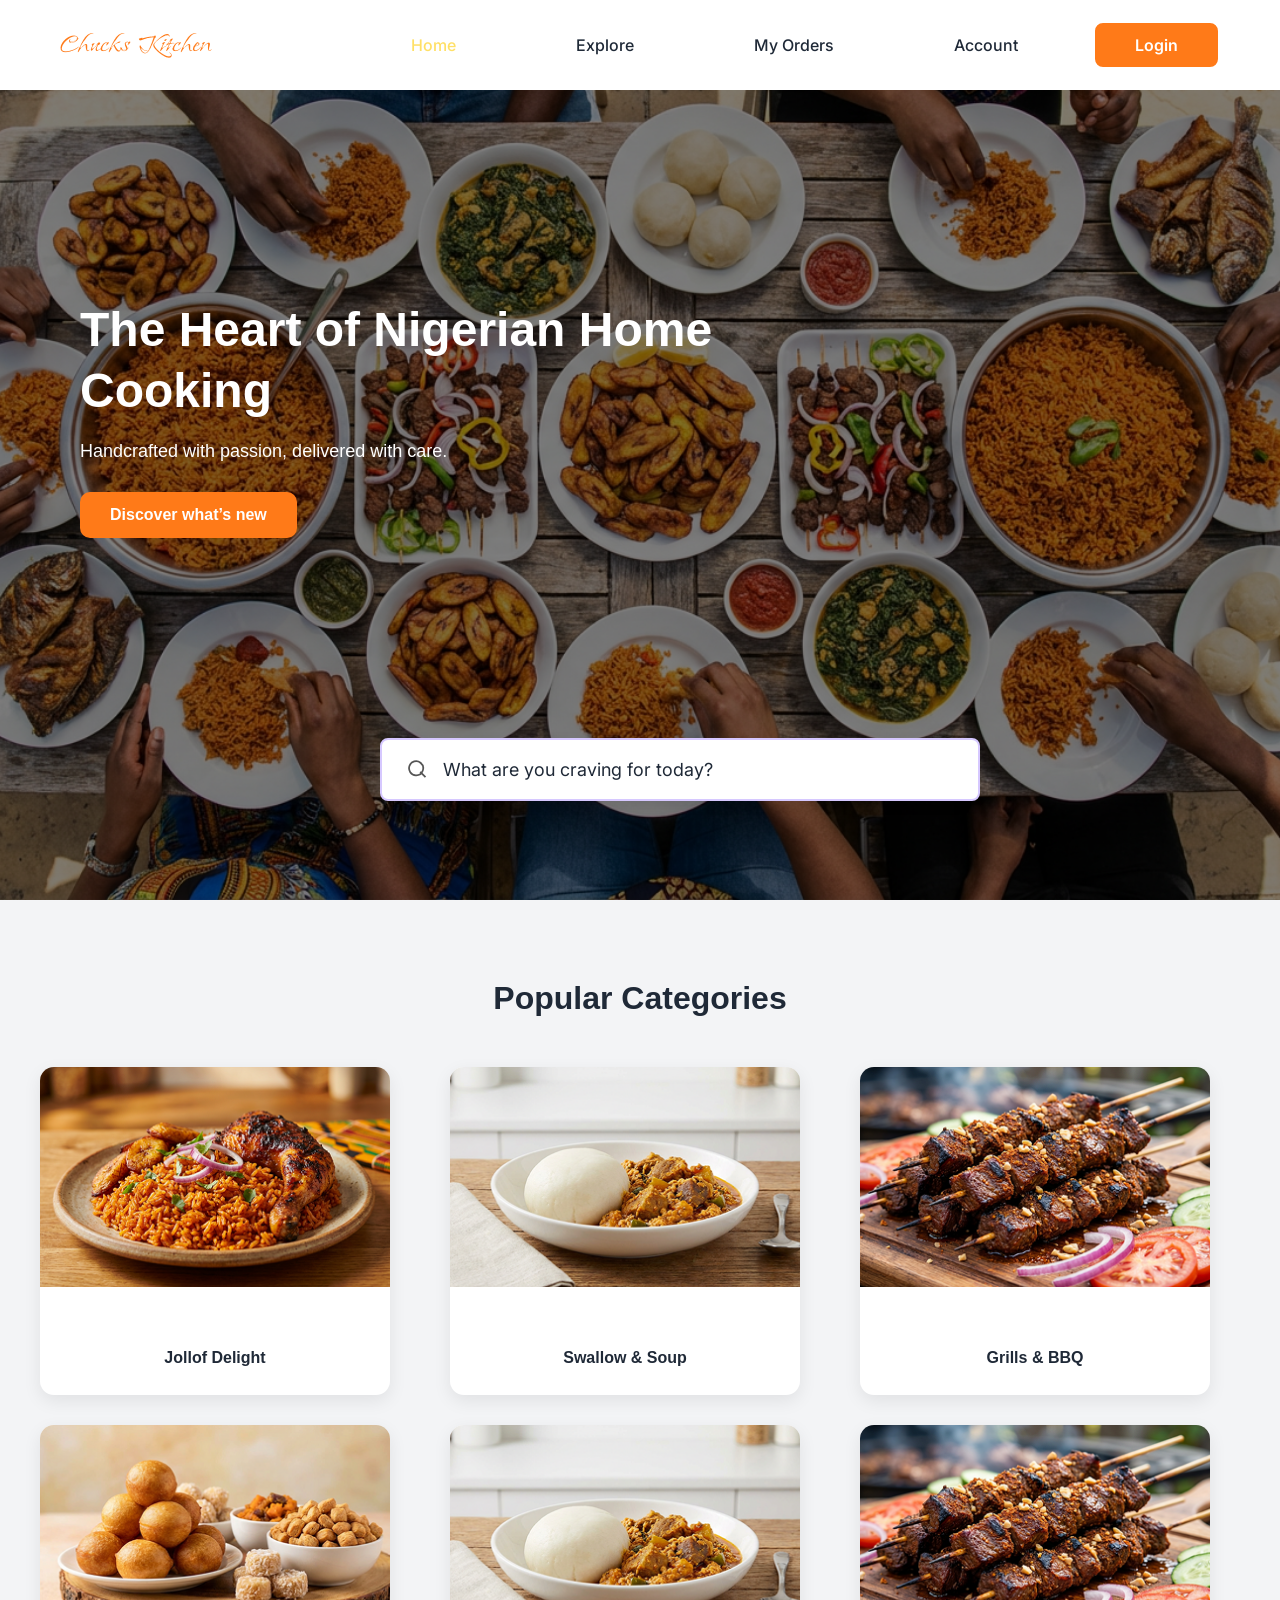
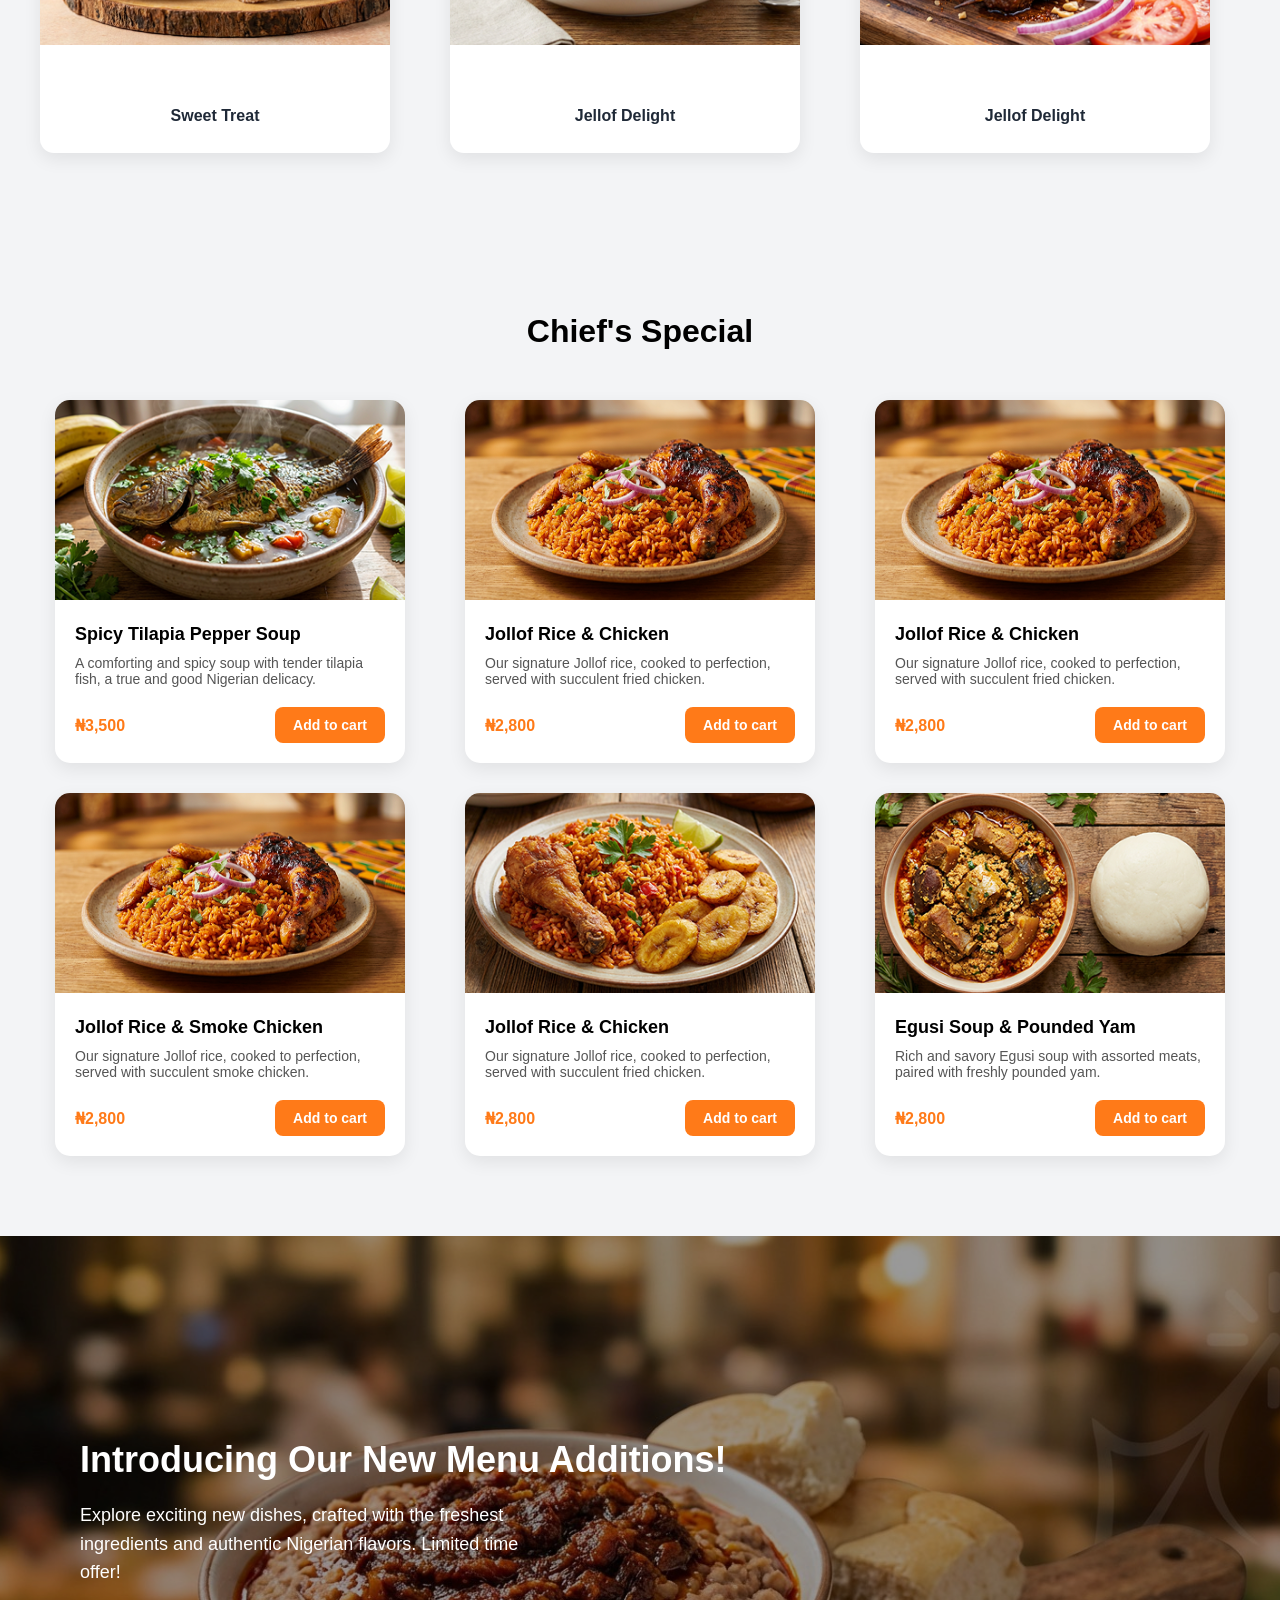
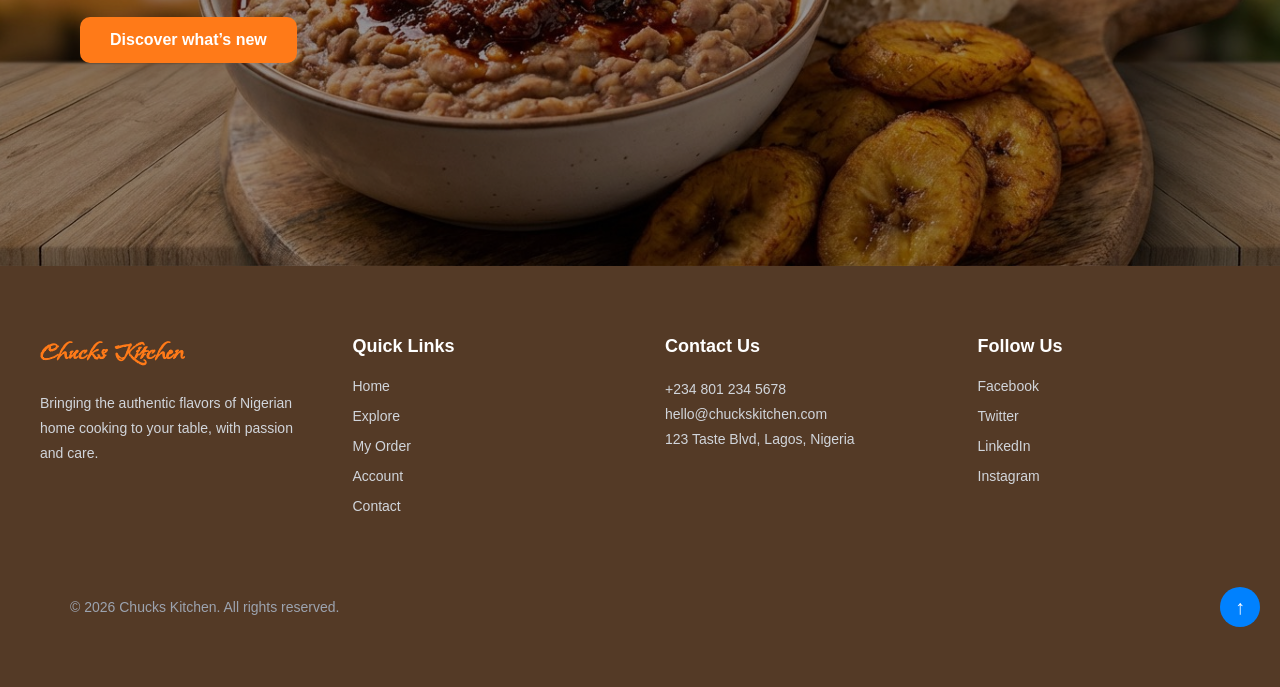
<file: index.html>
<!DOCTYPE html>
<html lang="en">
<head>
    <meta charset="UTF-8">
    <meta name="viewport" content="width=device-width, initial-scale=1.0">
    <title>Chucks Kitchen</title>
    <link rel="stylesheet" href="./style.css">
</head>
<body>
 <section id="nav">
  <div class="navbar-wrapper">
    <nav class="navbar">
      
      <!-- Logo always visible -->
      <div class="logo">Chucks Kitchen</div>
      
      <!-- Nav Links -->
      <ul class="nav-links">
        <li><a href="index.html" class=" active nav-link">Home</a></li>
        <li><a href="explore.html" class="nav-link">Explore</a></li>
        <li><a href="order.html" class="nav-link">My Orders</a></li>
        <li><a href="account.html" class="nav-link">Account</a></li>
        <li><a href="#login" class="nav-link login-btn">Login</a></li>
      </ul>

      <!-- Hamburger -->
      <div class="burger">
        <div></div>
        <div></div>
        <div></div>
      </div>

    </nav>
  </div>
</section>


<section class="hero">
  <div class="hero-content">
    <h1>The Heart of Nigerian Home <br>Cooking</h1>
    <p>Handcrafted with passion, delivered with care.</p>
    <a href="#" class="hero-btn">Discover what’s new</a>

    <div class="search-wrapper">
<svg class="search-icon" viewBox="0 0 24 24">
<path d="M10 18a8 8 0 1 1 5.29-14.29A8 8 0 0 1 10 18zm11 2-6-6"/>
</svg>
<input type="text" placeholder="What are you craving for today?" />
</div>
  </div>
</section>


<section class="categories">
  <div class="categories-container">
    <h2>Popular Categories</h2>

    <div class="categories-grid">

      <div class="category-card">
        <img src="images/Jellof rice.png" alt="Jollof Rice">
        <h3>Jollof Delight</h3>
      </div>

      <div class="category-card">
        <img src="images/swallow.png" alt="swallow">
        <h3>Swallow & Soup</h3>
      </div>

      <div class="category-card">
        <img src="images/Grills.png" alt="Grills">
        <h3>Grills & BBQ</h3>
      </div>

      <div class="category-card">
        <img src="images/sweet treats.png" alt="sweet treat ">
        <h3>Sweet Treat</h3>
      </div>

      <div class="category-card">
        <img src="images/swallow.png" alt="Grills">
        <h3>Jellof Delight</h3>
      </div>

      <div class="category-card">
        <img src="images/Grills.png" alt="Fried Rice">
        <h3>Jellof Delight</h3>
      </div>

    </div>
  </div>
</section>


<section id="second-category" class="special">
  <div class="special-container">
    <h2>Chief's Special</h2>

    <div class="special-grid">

      <!-- Card 1 -->
      <div class="food-card">
        <img src="./images/fISH.png" alt="Spicy Tilapia Pepper Soup">
        <div class="food-info">
          <h3>Spicy Tilapia Pepper Soup</h3>
          <p>A comforting and spicy soup with tender tilapia fish, a true and good Nigerian delicacy.</p>

          <div class="food-bottom">
            <span class="price">₦3,500</span>
            <a href="#" class="cart-btn">Add to cart</a>
          </div>
        </div>
      </div>

      <!-- Duplicate this card 5 more times -->
      <div class="food-card">
        <img src="./images/Jellof rice.png" alt="Jollof Rice">
        <div class="food-info">
          <h3>Jollof Rice & Chicken</h3>
          <p>Our signature Jollof rice, cooked to perfection, served with succulent fried chicken.</p>

          <div class="food-bottom">
           
            <span class="price">₦2,800</span>
             <a href="#" class="cart-btn">Add to cart</a>
          </div>
        </div>
      </div>

       <div class="food-card">
        <img src="./images/Jellof rice.png" alt="Jollof Rice">
        <div class="food-info">
          <h3>Jollof Rice & Chicken</h3>
          <p>Our signature Jollof rice, cooked to perfection, served with succulent fried chicken.</p>

          <div class="food-bottom">
           
            <span class="price">₦2,800</span>
             <a href="#" class="cart-btn">Add to cart</a>
          </div>
        </div>
      </div>




       <div class="food-card">
        <img src="./images/Jellof rice.png" alt="Jollof Rice">
        <div class="food-info">
          <h3>Jollof Rice & Smoke Chicken</h3>
          <p>Our signature Jollof rice, cooked to perfection, served with succulent smoke chicken.</p>

          <div class="food-bottom">
           
            <span class="price">₦2,800</span>
             <a href="#" class="cart-btn">Add to cart</a>
          </div>
        </div>
      </div>




       <div class="food-card">
        <img src="./images/Rice and Plantain.png" alt="Jollof Rice">
        <div class="food-info">
          <h3>Jollof Rice & Chicken</h3>
          <p>Our signature Jollof rice, cooked to perfection, served with succulent fried chicken.</p>

          <div class="food-bottom">
           
            <span class="price">₦2,800</span>
             <a href="#" class="cart-btn">Add to cart</a>
          </div>
        </div>
      </div>






       <div class="food-card">
        <img src="./images/Egusi Soup.png" alt="Jollof Rice">
        <div class="food-info">
          <h3>Egusi Soup & Pounded Yam</h3>
          <p>Rich and savory Egusi soup with assorted meats, paired with freshly pounded yam.</p>

          <div class="food-bottom">
           
            <span class="price">₦2,800</span>
             <a href="#" class="cart-btn">Add to cart</a>
          </div>
        </div>
      </div>

    </div>
  </div>
</section>




<section class="new-menu">
  <div class="new-menu-content">
    <h2>Introducing Our New Menu Additions!</h2>
    <p>
      Explore exciting new dishes, crafted with the freshest
      ingredients and authentic Nigerian flavors. Limited time offer!
    </p>
    <a href="#" class="new-menu-btn">Discover what’s new</a>
  </div>
</section>


<footer class="footer">
  <div class="footer-container">

    <!-- Column 1: Logo & Description -->
    <div class="footer-col">
      <h3 class="footer-logo">Chucks Kitchen</h3>
      <p>
        Bringing the authentic flavors of Nigerian home cooking to your table,
        with passion and care.
      </p>
    </div>

    <!-- Column 2: Quick Links -->
    <div class="footer-col">
      <h4>Quick Links</h4>
      <ul>
        <li><a href="#">Home</a></li>
        <li><a href="#">Explore</a></li>
        <li><a href="#">My Order</a></li>
        <li><a href="#">Account</a></li>
        <li><a href="#">Contact</a></li>
      </ul>
    </div>

    <!-- Column 3: Contact -->
    <div class="footer-col">
      <h4>Contact Us</h4>
      <p>+234 801 234 5678</p>
      <p>hello@chuckskitchen.com</p>
      <p>123 Taste Blvd, Lagos, Nigeria</p>
    </div>

    <!-- Column 4: Social -->
    <div class="footer-col">
      <h4>Follow Us</h4>
      <ul class="social-links">
        <li><a href="#">Facebook</a></li>
        <li><a href="#">Twitter</a></li>
        <li><a href="#">LinkedIn</a></li>
        <li><a href="#">Instagram</a></li>
      </ul>
    </div>

  </div>

  <div class="footer-bottom">
  <p>© 2026 Chucks Kitchen. All rights reserved.</p>

  <a href="#" class="scroll-top" aria-label="Scroll to top">
    &#8593;
  </a>
</div>
</footer>



</body>
<script src="./script.js"></script>
</html>
</file>
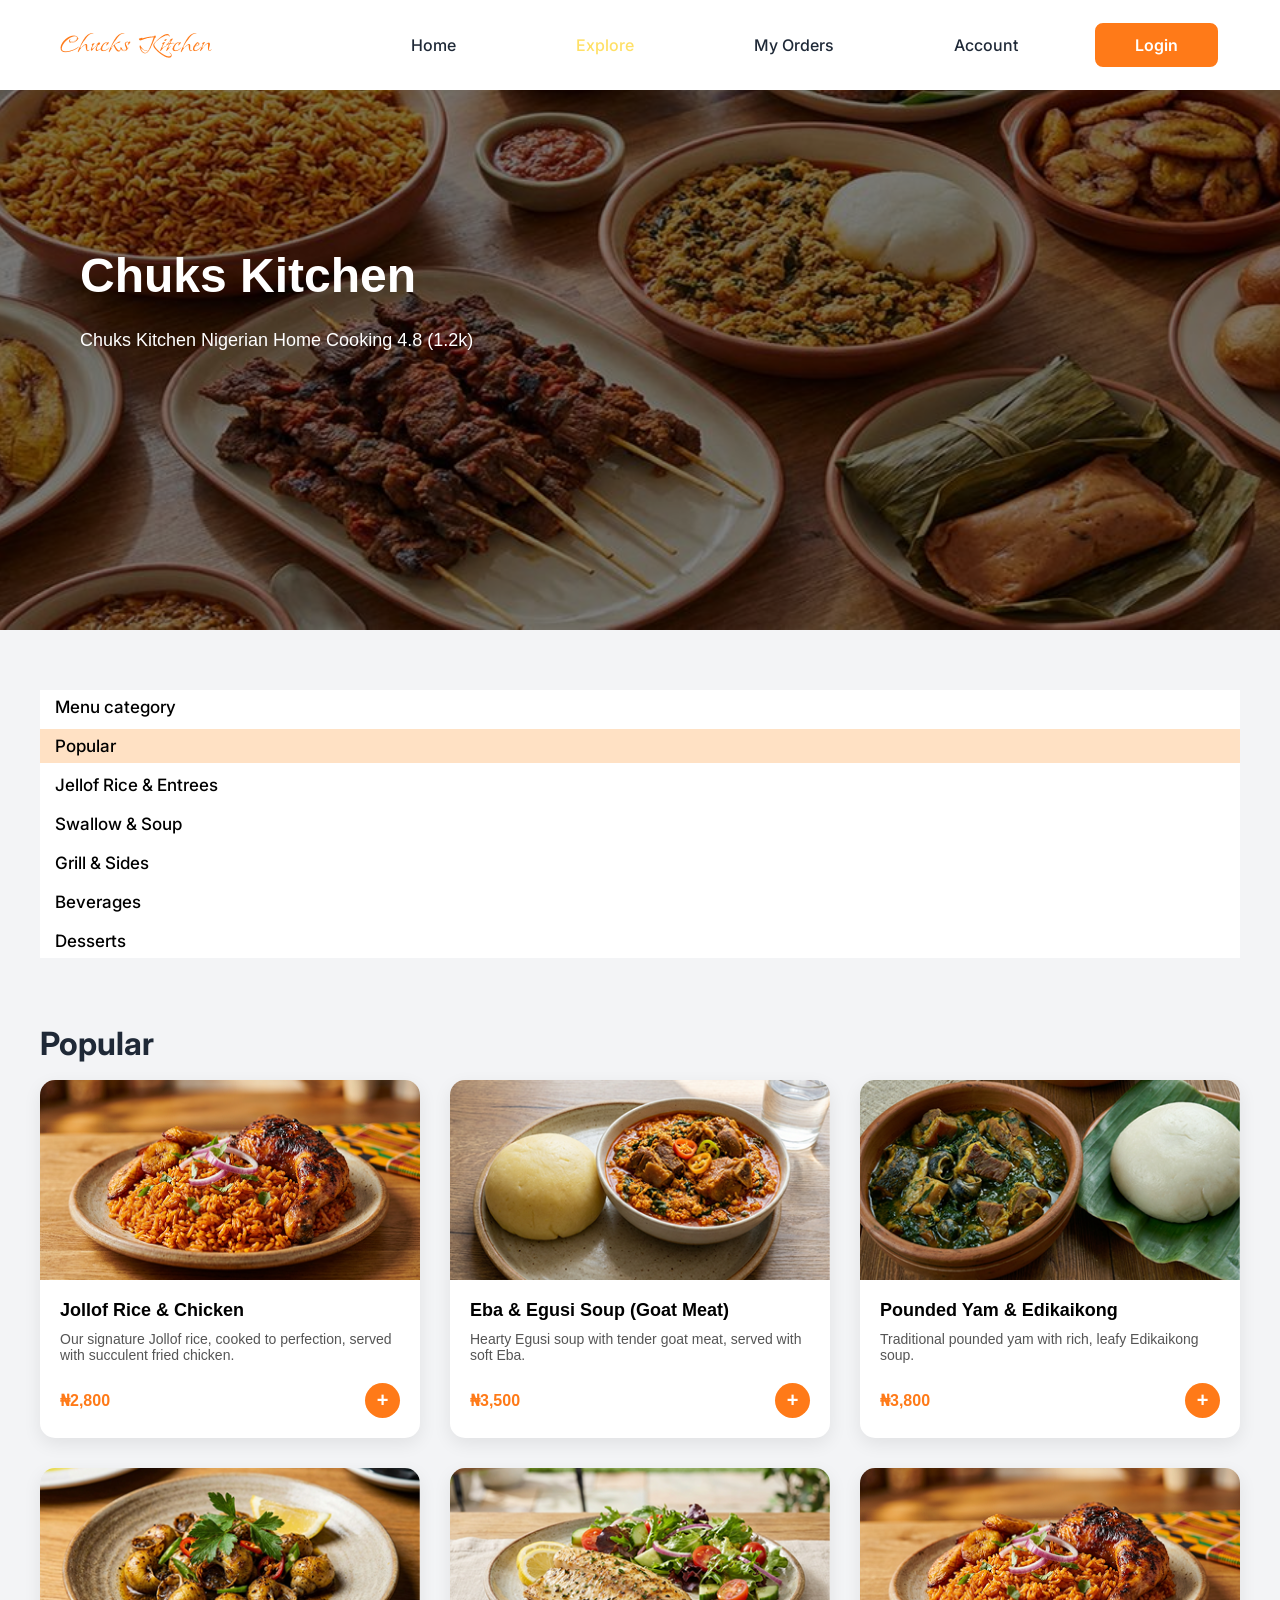
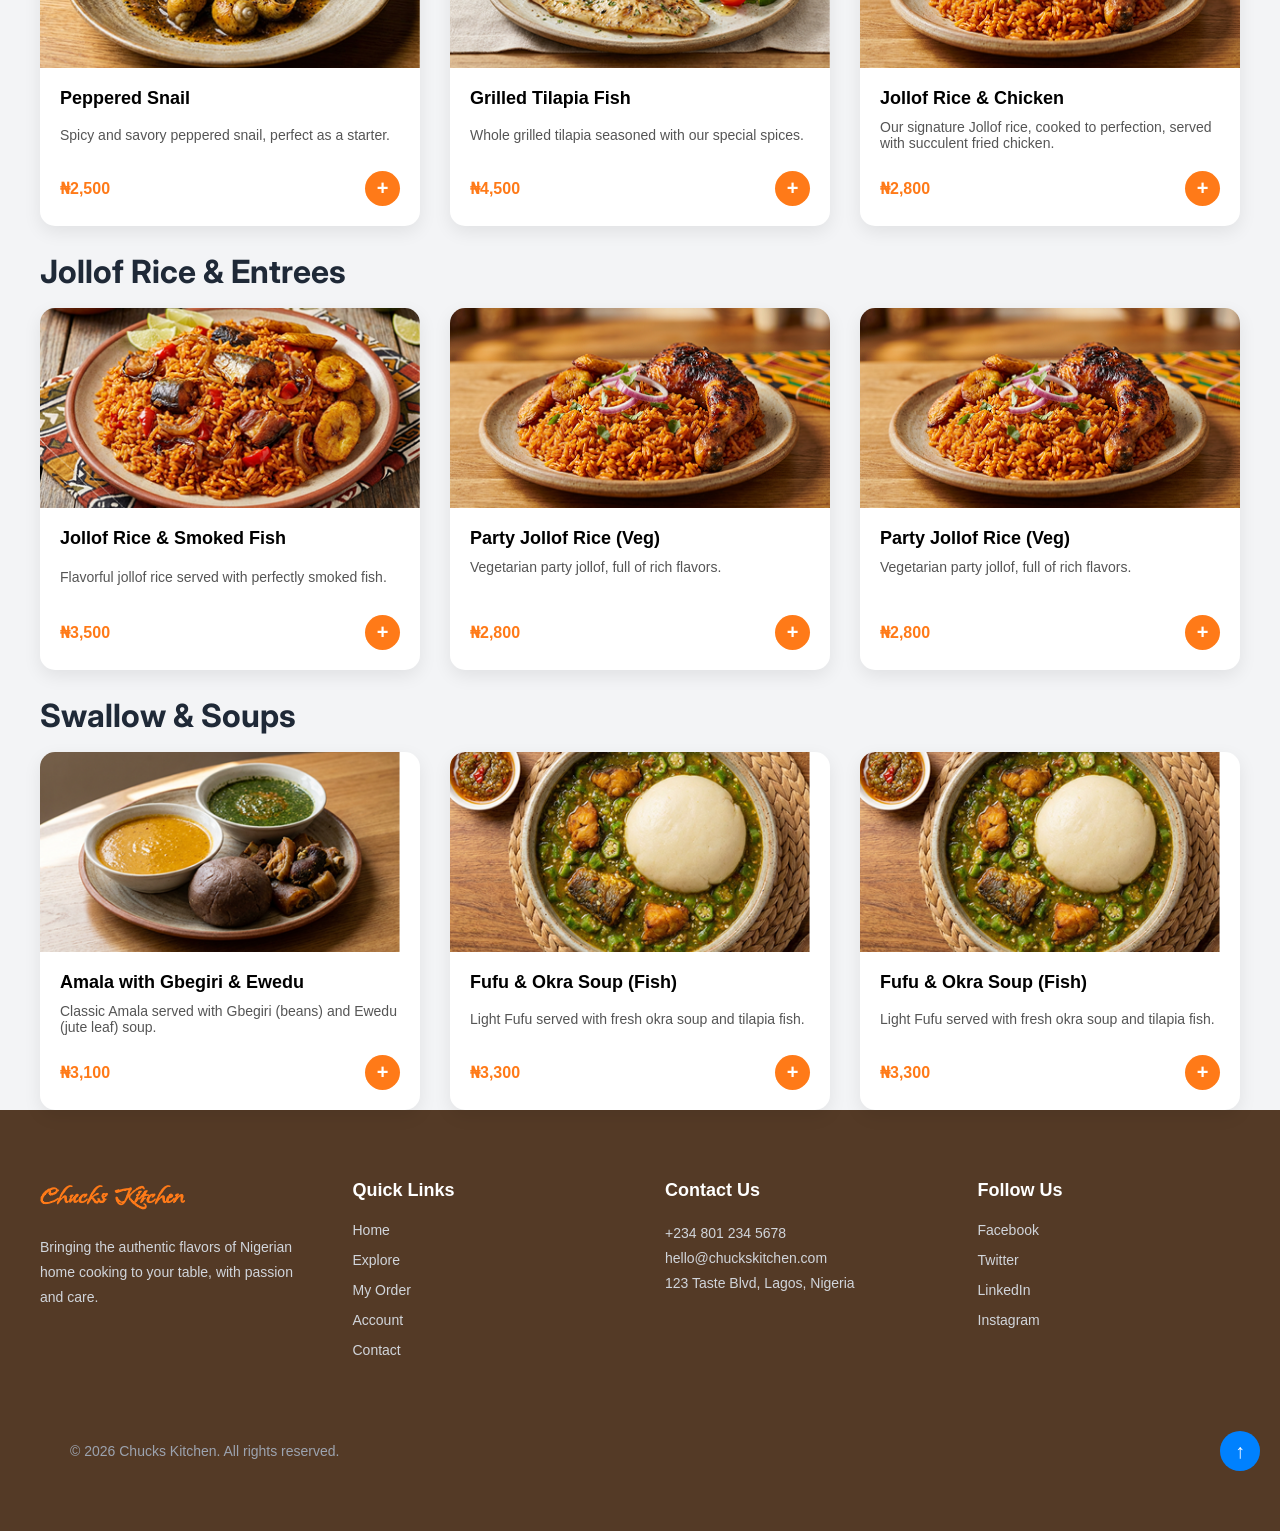
<file: explore.html>
<!DOCTYPE html>
<html lang="en">
<head>
    <meta charset="UTF-8">
    <meta name="viewport" content="width=device-width, initial-scale=1.0">
    <title>Explore</title>
    <link rel="stylesheet" href="./style.css">
</head>
<body>
    <body>
 <section id="nav">
  <div class="navbar-wrapper">
    <nav class="navbar">
      
      <!-- Logo always visible -->
      <div class="logo">Chucks Kitchen</div>
      
      <!-- Nav Links -->
      <ul class="nav-links">
        <li><a href="index.html" class="nav-link">Home</a></li>
        <li><a href="explore" class=" active nav-link">Explore</a></li>
        <li><a href="order.html" class="nav-link">My Orders</a></li>
        <li><a href="account.html" class="nav-link">Account</a></li>
        <li><a href="#login" class="nav-link login-btn">Login</a></li>
      </ul>

      <!-- Hamburger -->
      <div class="burger">
        <div></div>
        <div></div>
        <div></div>
      </div>

    </nav>
  </div>
</section>





<section class="explore-hero">
  <div class="explore-hero-content">
    <h1>Chuks  Kitchen</h1>
    <p>
      Chuks  Kitchen Nigerian Home Cooking 4.8  (1.2k)    </p>
  </div>
</section>



<section class="menu-categories">
  <div class="menu-container">

    <ul class="category-list">
      <li class="category-item">Menu category</li>
      <li class="category-item active">Popular</li>
      <li class="category-item">Jellof Rice & Entrees</li>
      <li class="category-item">Swallow & Soup</li>
      <li class="category-item">Grill & Sides</li>
      <li class="category-item">Beverages</li>
      <li class="category-item">Desserts</li>
    </ul>

  </div>
</section>



<section class="chef-section">
  <div class="chef-container">

    <h2 class="chef-title">Popular</h2>

    <div class="chef-grid">

      

      <div class="chef-card">
        <img src="./images/Jellof rice.png" alt="Jollof Rice">
        <div class="chef-info">
          <h3>Jollof Rice & Chicken</h3>
          <p>Our signature Jollof rice, cooked to perfection, served with succulent fried chicken.</p>

          <div class="chef-bottom">
            <span class="chef-price">₦2,800</span>
            <a href="#" class="chef-cart">+</a>
          </div>
        </div>
      </div>



      <div class="chef-card">
        <img src="./images/egusi soup swallow.png" alt="Spicy Tilapia Pepper Soup">
        <div class="chef-info">
          <h3>Eba & Egusi Soup (Goat Meat)</h3>
          <p>Hearty Egusi soup with tender goat meat, served with soft Eba.</p>

          <div class="chef-bottom">
            <span class="chef-price">₦3,500</span>
            <a href="#" class="chef-cart">+</a>
          </div>
        </div>
      </div>

      <div class="chef-card">
        <img src="./images/egusi soup leave.png" alt="Egusi Soup">
        <div class="chef-info">
          <h3>Pounded Yam & Edikaikong</h3>
          <p>Traditional pounded yam with rich, leafy Edikaikong soup. </p>

          <div class="chef-bottom">
            <span class="chef-price">₦3,800</span>
            <a href="#" class="chef-cart">+</a>
          </div>
        </div>
      </div>


       <div class="chef-card">
        <img src="./images/pepper snail.png" alt="Egusi Soup">
        <div class="chef-info">
          <h3>Peppered Snail</h3>
          <p>Spicy and savory peppered snail, perfect as a starter.</p>

          <div class="chef-bottom">
            <span class="chef-price">₦2,500</span>
            <a href="#" class="chef-cart">+</a>
          </div>
        </div>
      </div>


       <div class="chef-card">
        <img src="./images/grilled tilapia.png" alt="Egusi Soup">
        <div class="chef-info">
          <h3>Grilled Tilapia Fish</h3>
          <p>Whole grilled tilapia seasoned with our special spices.</p>

          <div class="chef-bottom">
            <span class="chef-price">₦4,500</span>
            <a href="#" class="chef-cart">+</a>
          </div>
        </div>
      </div>



       <div class="chef-card">
        <img src="./images/Jellof rice.png" alt="Jollof Rice">
        <div class="chef-info">
          <h3>Jollof Rice & Chicken</h3>
          <p>Our signature Jollof rice, cooked to perfection, served with succulent fried chicken.</p>

          <div class="chef-bottom">
            <span class="chef-price">₦2,800</span>
            <a href="#" class="chef-cart">+</a>
          </div>
        </div>
      </div>

    </div>

  </div>
</section>

<section class="chef-section last-categories" >
  <div class="chef-container">

    <h2 class="chef-title second-tittle">Jollof Rice & Entrees</h2>

    <div class="chef-grid">

      <div class="chef-card">
        <img src="./images/rice fish plantain.png" alt="Spicy Tilapia Pepper Soup">
        <div class="chef-info">
          <h3>Jollof Rice & Smoked Fish</h3>
          <p>Flavorful jollof rice served with perfectly smoked fish.</p>

          <div class="chef-bottom">
            <span class="chef-price">₦3,500</span>
            <a href="#" class="chef-cart">+</a>
          </div>
        </div>
      </div>

      <div class="chef-card">
        <img src="./images/Jellof rice.png" alt="Jollof Rice">
        <div class="chef-info">
          <h3>Party Jollof Rice (Veg)</h3>
          <p>Vegetarian party jollof, full of rich flavors. <p>

          <div class="chef-bottom">
            <span class="chef-price">₦2,800</span>
            <a href="#" class="chef-cart">+</a>
          </div>
        </div>
      </div>

      <div class="chef-card">
        <img src="./images/Jellof rice.png" alt="Jollof Rice">
        <div class="chef-info">
          <h3>Party Jollof Rice (Veg)</h3>
          <p>Vegetarian party jollof, full of rich flavors. <p>

          <div class="chef-bottom">
            <span class="chef-price">₦2,800</span>
            <a href="#" class="chef-cart">+</a>
          </div>
        </div>
      </div>

  </div>
</section>

<section class="chef-section" >
  <div class="chef-container last">

    <h2 class="chef-title Third-tittle">Swallow & Soups</h2>

    <div class="chef-grid">

      <div class="chef-card">
        <img src="./images/Amala.png" alt="Spicy Tilapia Pepper Soup">
        <div class="chef-info">
          <h3>Amala with Gbegiri & Ewedu</h3>
          <p>Classic Amala served with Gbegiri (beans) and Ewedu (jute leaf) soup.</p>

          <div class="chef-bottom">
            <span class="chef-price">₦3,100</span>
            <a href="#" class="chef-cart">+</a>
          </div>
        </div>
      </div>

      <div class="chef-card">
        <img src="./images/fufu & okra.png" alt="Jollof Rice">
        <div class="chef-info">
          <h3>Fufu & Okra Soup (Fish)</h3>
          <p>Light Fufu served with fresh okra soup and tilapia fish.</p>

          <div class="chef-bottom">
            <span class="chef-price">₦3,300</span>
            <a href="#" class="chef-cart">+</a>
          </div>
        </div>
      </div>

      <div class="chef-card">
        <img src="./images/fufu & okra.png" alt="Jollof Rice">
        <div class="chef-info">
          <h3>Fufu & Okra Soup (Fish)</h3>
          <p>Light Fufu served with fresh okra soup and tilapia fish.</p>

          <div class="chef-bottom">
            <span class="chef-price">₦3,300</span>
            <a href="#" class="chef-cart">+</a>
          </div>
        </div>
      </div>

  </div>
</section>


<footer class="footer explore" >
  <div class="footer-container">

    <!-- Column 1: Logo & Description -->
    <div class="footer-col">
      <h3 class="footer-logo">Chucks Kitchen</h3>
      <p>
        Bringing the authentic flavors of Nigerian home cooking to your table,
        with passion and care.
      </p>
    </div>

    <!-- Column 2: Quick Links -->
    <div class="footer-col">
      <h4>Quick Links</h4>
      <ul>
        <li><a href="#">Home</a></li>
        <li><a href="#">Explore</a></li>
        <li><a href="#">My Order</a></li>
        <li><a href="#">Account</a></li>
        <li><a href="#">Contact</a></li>
      </ul>
    </div>

    <!-- Column 3: Contact -->
    <div class="footer-col">
      <h4>Contact Us</h4>
      <p>+234 801 234 5678</p>
      <p>hello@chuckskitchen.com</p>
      <p>123 Taste Blvd, Lagos, Nigeria</p>
    </div>

    <!-- Column 4: Social -->
    <div class="footer-col">
      <h4>Follow Us</h4>
      <ul class="social-links">
        <li><a href="#">Facebook</a></li>
        <li><a href="#">Twitter</a></li>
        <li><a href="#">LinkedIn</a></li>
        <li><a href="#">Instagram</a></li>
      </ul>
    </div>

  </div>

  <div class="footer-bottom">
  <p>© 2026 Chucks Kitchen. All rights reserved.</p>

  <a href="#" class="scroll-top" aria-label="Scroll to top">
    &#8593;
  </a>
</div>
</footer>
</body>
<script src="./script.js"></script>
</html>
</file>
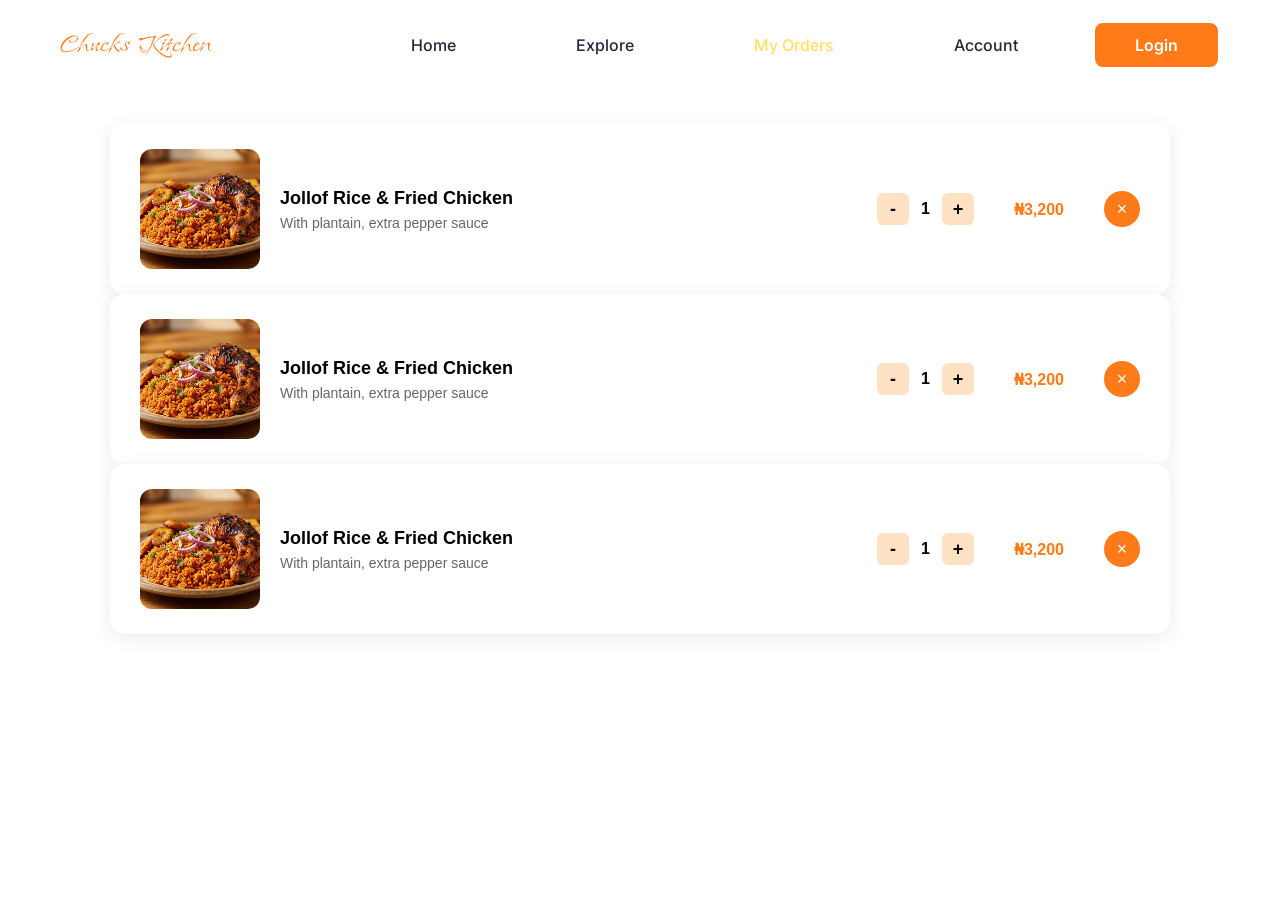
<file: order.html>
<!DOCTYPE html>
<html lang="en">
<head>
    <meta charset="UTF-8">
    <meta name="viewport" content="width=device-width, initial-scale=1.0">
    <title>Order</title>
    <link rel="stylesheet" href="style.css">
</head>
<body>
     <section id="nav">
  <div class="navbar-wrapper">
    <nav class="navbar">
      
      <!-- Logo always visible -->
      <div class="logo">Chucks Kitchen</div>
      
      <!-- Nav Links -->
      <ul class="nav-links">
        <li><a href="index.html" class="nav-link">Home</a></li>
        <li><a href="explore.html" class="nav-link">Explore</a></li>
        <li><a href="order.html" class=" active nav-link">My Orders</a></li>
        <li><a href="account.html" class="nav-link">Account</a></li>
        <li><a href="#login" class="nav-link login-btn">Login</a></li>
      </ul>

      <!-- Hamburger -->
      <div class="burger">
        <div></div>
        <div></div>
        <div></div>
      </div>

    </nav>
  </div>
</section>


<section class="cart-section">
  <h2 class="cart-title">Your Cart</h2>

  <div class="cart-item">

    <!-- Left Side -->
    <div class="cart-left">
      <img src="images/Jellof rice.png" alt="Jollof Rice">

      <div class="cart-text">
        <h3>Jollof Rice & Fried Chicken</h3>
        <p>With plantain, extra pepper sauce</p>
      </div>
    </div>

    <!-- Right Side -->
    <div class="cart-right">

      <div class="quantity-control">
        <button class="qty-btn minus">-</button>
        <span class="qty-number">1</span>
        <button class="qty-btn plus">+</button>
      </div>

      <span class="cart-price">₦3,200</span>

      <button class="remove-btn">×</button>

    </div>

  </div>


  <div class="cart-item">

    <!-- Left Side -->
    <div class="cart-left">
      <img src="images/Jellof rice.png" alt="Jollof Rice">

      <div class="cart-text">
        <h3>Jollof Rice & Fried Chicken</h3>
        <p>With plantain, extra pepper sauce</p>
      </div>
    </div>

    <!-- Right Side -->
    <div class="cart-right">

      <div class="quantity-control">
        <button class="qty-btn minus">-</button>
        <span class="qty-number">1</span>
        <button class="qty-btn plus">+</button>
      </div>

      <span class="cart-price">₦3,200</span>

      <button class="remove-btn">×</button>

    </div>

  </div>


  <div class="cart-item">

    <!-- Left Side -->
    <div class="cart-left">
      <img src="images/Jellof rice.png" alt="Jollof Rice">

      <div class="cart-text">
        <h3>Jollof Rice & Fried Chicken</h3>
        <p>With plantain, extra pepper sauce</p>
      </div>
    </div>

    <!-- Right Side -->
    <div class="cart-right">

      <div class="quantity-control">
        <button class="qty-btn minus">-</button>
        <span class="qty-number">1</span>
        <button class="qty-btn plus">+</button>
      </div>

      <span class="cart-price">₦3,200</span>

      <button class="remove-btn">×</button>

    </div>

  </div>




</section>

</body>
<script src="script.js"></script>
</html>
</file>
<file: style.css>
@import url('https://fonts.googleapis.com/css2?family=Island+Moments&display=swap');
@import url('https://fonts.googleapis.com/css2?family=Inter:wght@100;200;300;400;500;600;700;800&display=swap');
/* Reset */
* {
  margin: 0;
  padding: 0;
  box-sizing: border-box;
  font-family: Arial, sans-serif;
}

/* Navbar wrapper to center the fixed width container */
.navbar-wrapper {
  width: 100%;             /* full screen background */
  display: flex;
  justify-content: flex-start; /* align navbar container to left of screen */
  position: fixed;
  top: 0;
  z-index: 1000;
  background: white;
  
}

/* Inner navbar container */
.navbar {
  width: 100%;           /* full width on all screens */
  max-width: 1200px;     /* keeps desktop width */
  height: 90px;
  display: flex;
  align-items: center;
  justify-content: space-between;  /* pushes burger to the right */
  padding: 0 20px;
  box-sizing: border-box;
  margin: 0 auto;       /* center horizontally */
  
}

/* Navbar links */
.nav-links {
  list-style: none;
  display: flex;
  align-items: center;
  gap: 30px;               /* space between items */
}
.nav-links span{
    background-color: #FF7A18;
    border-radius: 10px;
    height: 40px;
}

.nav-links li {
  display: inline-block;
  font-size: 16px;
}
.nav-links a{
    color: #1F2937;
    font-size: 16px;
}

.navbar .logo {
  font-family: 'Island Moments', cursive;
  font-size: 2rem;
  margin-right: 10px;      /* small gap between logo and Home */
  color: #FF7A18;
}

/* Links style */
.nav-link {
  display: inline-block;   /* hug content like Figma */
  padding: 45px;
  color: white;
  font-weight: 500;
  font-family: 'Inter';
  line-height: 24px;
  text-decoration: none;
  transition: color 0.3s;
  
}

.nav-link:hover {
  color: #ffe066;
}
.nav-links li a.active{
    color: #ffe066;
}


/* Login Button Styling */
.login-btn {
  background-color: #FF7A18;
  color: white !important;    /* force white text */
  padding-top: 10px;
  padding-bottom: 10px;
  padding-right: 40px;
  padding-left: 40px;
  border-radius: 10px;
  transition: all 0.3s ease;
  border: 2px solid white;
  font-size: 16px;
  font-weight: 600;
  line-height: 24px;
  font-style: 'Inter';
}



/* Hamburger menu for mobile */
/* Hamburger menu for mobile */
.burger {
  display: none;          /* hidden by default */
  cursor: pointer;
  flex-direction: column;
  gap: 5px;
}

/* Make burger visible on mobile */
@media (max-width: 768px) {
  .burger {
    display: flex;
  }
}

.burger div {
  width: 25px;
  height: 3px;
  background-color: #000;  /* black for visibility */
  border-radius: 2px;
}

/* Responsive */

/* ========================= */
/* MOBILE NAVIGATION */
/* ========================= */
@media (max-width: 768px) {
  .nav-links {
    position: absolute;
    top: 90px;          /* right below navbar */
    left: 0;            /* align with screen edge */
    background: #ffffff;  /* or black if you want dark menu */
    width: 250px;
    flex-direction: column;
    padding: 20px;
    gap: 20px;
    display: none;       /* hidden by default */
    box-shadow: 0 10px 20px rgba(0,0,0,0.1);
    z-index: 100;        /* above hero */
  }

  /* Show when active */
  .nav-links.active {
    display: flex;
  }

  /* Keep logo visible (don’t hide it!) */
  .nav-links li.logo {
    display: none;  /* optional: hide inside mobile menu */
  }

  /* Login button full width */
  .login-btn {
    width: 100%;
    text-align: center;
  }
}




/* Hero Section */
.hero {
  height: 100vh;
  background-image: url('images/ac04492104ce9181b9d37ce45eedfae9f04020a7.png'); /* replace with your image path */
  background-size: cover;
  background-position: center;
  background-repeat: no-repeat;
  display: flex;
  align-items: center;
  padding: 0 80px;
  position: relative;
}

/* Dark overlay */
.hero::before {
  content: "";
  position: absolute;
  inset: 0;
  background: rgba(0, 0, 0, 0.5);
}

/* Content container */
.hero-content {
  position: relative;
  color: white;
  max-width: 600px;
}

/* Heading */
.hero-content h1 {
  font-size: 48px;
  font-weight: 700;
  line-height: 61px;
  margin-bottom: 20px;
  width: 922px;
}

/* Subtext */
.hero-content p {
  font-size: 18px;
  font-weight: 400;
  margin-bottom: 30px;
}

/* Button */
.hero-btn {
  display: inline-block;
  background-color: #FF7A18;
  color: white;
  padding: 14px 30px;
  border-radius: 10px;
  text-decoration: none;
  font-weight: 600;
  transition: 0.3s ease;
}

.hero-btn:hover {
  background-color: #e56d12;
}

/* Search Bar Below Hero */
.search-wrapper {
  position: relative;
   /* lifts it slightly above next section */
  bottom: -200px;
  right: -300px;
  margin: 0 auto; /* centers horizontally */
  width: 100%;
  max-width: 1200px;
  background: #fff;
  border: 2px solid #d6c8ff; /* light purple */
  border-radius: 8px;
  padding: 18px 25px;
  display: flex;
  align-items: center;
  box-shadow: 0 4px 12px rgba(0,0,0,0.1);
  z-index: 10;
}

/* Input Field */
.search-wrapper input {
  width: 100%;
  border: none;
  outline: none;
  font-size: 20px;
  padding-left: 15px;
  color: #333;
  display: flex;
  justify-content: center;
 
}

.search-wrapper input::placeholder {
  color: #1F2937;
  font-family: 'inter';
  line-height: 34px;
  font-size: 18px;
}

/* Focus effect */
.search-wrapper:focus-within {
  border-color: #7b3fe4; /* purple border on focus */
}

/* Icon */
.search-icon {
  width: 22px;
  height: 22px;
  stroke: #555;
  stroke-width: 2;
  fill: none;
}


/* ========================= */
/* HERO RESPONSIVE */
/* ========================= */

@media (max-width: 1024px) {

  .hero {
    padding: 0 40px;
  }

  .hero-content h1 {
    font-size: 38px;
    line-height: 48px;
  }

  .search-wrapper {
    bottom: -120px;
  }
}

/* MOBILE HERO + SEARCH */
/* ========================= */
@media (max-width: 768px) {

  .hero {
    height: auto;
    padding: 120px 20px 80px;
    display: flex;
    flex-direction: column;
    align-items: flex-start;
  }

  .hero-content {
    max-width: 100%;
    text-align: left;
    margin-bottom: 25px;
  }

  .hero-content h1 {
    font-size: 28px;
    line-height: 36px;
  }

  .hero-content p {
    font-size: 16px;
  }

  .hero-btn {
    padding: 12px 20px;
    font-size: 14px;
    margin-bottom: 20px;
  }

  /* Search wrapper flows naturally below hero content */
  .search-wrapper {
    position: static;   /* normal flow on mobile */
    width: 100%;
    max-width: 600px;
    padding: 14px 15px;
    margin-bottom: -130px; /* spacing to next section */
    left: auto;
    transform: none;
  }

  .search-wrapper input {
    font-size: 16px;
  }

  .search-wrapper input::placeholder {
    font-size: 14px;
  }
}




/* Categories Section */
.categories {
  padding: 80px 20px;
  background: #F3F4F6;
  
}

.categories-container {
  max-width: 1200px;
  margin: 0 auto;
}

/* Section Heading */
.categories h2 {
  font-size: 32px;
  font-weight: 700;
  margin-bottom: 50px;
  color: #1F2937;
  text-align: center;
}

/* Grid Layout */
.categories-grid {
  display: grid;
  grid-template-columns: repeat(3, 1fr); /* 3 per row */
  gap: 30px;
}

/* Category Card */
.category-card {
  background: #fff;
  border-radius: 14px;
  overflow: hidden;
  box-shadow: 0 6px 18px rgba(0,0,0,0.08);
  transition: 0.3s ease;
  cursor: pointer;
  max-width: 350px;
}

.category-card:hover {
  transform: translateY(-8px);
}

/* Image */
.category-card img {
  width: 100%;
  height: 220px;
  object-fit: cover;
}

/* Food Name */
.category-card h3 {
  padding: 20px;
  font-size: 16px;
  font-weight: 600;
  color: #1F2937;
  text-align: center;
  margin-top: 30px;
  line-height: 34px;
}



@media (max-width: 600px) {

  .categories {
    padding: 60px 15px;
  }

  .categories-grid {
    grid-template-columns: 1fr; /* 1 per row */
    gap: 20px;
  }

  .category-card {
    width: 100%;        /* stretch full width */
    max-width: 100%;    /* remove fixed limit */
    height: auto;       /* allow height to adjust */
  }

  .category-card img {
    height: 200px;      /* slightly smaller image */
  }

  .categories h2 {
    font-size: 24px;
    margin-bottom: 30px;
  }

}




/* Section  second food */
.special {
  padding: 80px 20px;
  background: #F3F4F6;
}

.special-container {
  max-width: 1200px;
  margin: 0 auto;
}

.special h2 {
  font-size: 32px;
  margin-bottom: 50px;
  font-weight: 700;
  text-align: center;
}

/* Grid */
.special-grid {
  display: grid;
  grid-template-columns: repeat(auto-fit, minmax(280px, 1fr)); /* auto responsive */
  gap: 30px;
  justify-items: center; /* center cards inside grid */
}

/* Card */
.food-card {
  background: #fff;
  border-radius: 15px;
  overflow: hidden;
  box-shadow: 0 6px 18px rgba(0,0,0,0.08);
  transition: 0.3s ease;
  width: 100%;       /* responsive */
  max-width: 350px;  /* control max size */
}

.food-card:hover {
  transform: translateY(-6px);
}

/* Image */
.food-card img {
  width: 100%;
  height: 200px;
  object-fit: cover;
}

/* Info */
.food-info {
  padding: 20px;
}

.food-info h3 {
  font-size: 18px;
  margin-bottom: 10px;
}

.food-info p {
  font-size: 14px;
  color: #555;
  margin-bottom: 20px;
}

/* Bottom section (Button left, Price right) */
.food-bottom {
  display: flex;
  justify-content: space-between;
  align-items: center;
}

/* Cart Button */
.cart-btn {
  background: #FF7A18;
  color: white;
  padding: 10px 18px;
  border-radius: 8px;
  text-decoration: none;
  font-size: 14px;
  font-weight: 600;
  transition: 0.3s ease;
}

.cart-btn:hover {
  background: #e56d12;
}

/* Price */
.price {
  font-weight: 700;
  font-size: 16px;
  color: #FF7A18;
}

/* Responsive */
@media (max-width: 768px) {

  .special {
    padding: 60px 15px;
  }

  .special h2 {
    font-size: 24px;
    margin-bottom: 30px;
  }

  .food-info h3 {
    font-size: 16px;
  }

  .food-info p {
    font-size: 13px;
  }

  .cart-btn {
    padding: 8px 14px;
    font-size: 13px;
  }

  .price {
    font-size: 14px;
  }
}


/* New Menu Section */
.new-menu {
  height: 70vh;
  background-image: url('images/jellof\ rice\ background.png');
  background-size: cover;
  background-position: center;
  background-repeat: no-repeat;
  position: relative;
  display: flex;
  align-items: center;
  justify-content: flex-start;   /* ← move content to left */
  padding: 0 80px;              /* space from left edge */
}

/* Dark Overlay */
.new-menu::before {
  content: "";
  position: absolute;
  inset: 0;
  background: rgba(0, 0, 0, 0.4);
}

/* Content */
.new-menu-content {
  position: relative;
  color: white;
  max-width: 650px;
  text-align: left;             /* ← left align text */
}

/* Heading */
.new-menu-content h2 {
  font-size: 36px;
  font-weight: 700;
  margin-bottom: 20px;
}

/* Paragraph */
.new-menu-content p {
  font-size: 18px;
  line-height: 1.6;
  margin-bottom: 30px;
  width: 450px;
}

/* Button */
.new-menu-btn {
  display: inline-block;
  background-color: #FF7A18;
  color: white;
  padding: 14px 30px;
  border-radius: 10px;
  text-decoration: none;
  font-weight: 600;
  transition: 0.3s ease;
}

.new-menu-btn:hover {
  background-color: #e56d12;
}


@media (max-width: 768px) {
  .new-menu {
    flex-direction: column;
    justify-content: flex-start;  /* keep content at top */
    align-items: flex-start;      /* left-aligned */
    padding: 100px 20px;
  }

  .new-menu-content {
    max-width: 100%;
    text-align: left;
    margin-top: 30px;            /* push content slightly down */
  }

  .new-menu-content h2 {
    font-size: 28px;
  }

  .new-menu-content p {
    font-size: 15px;
    max-width: 100%;
    margin-bottom: 20px;
  }

  .new-menu-btn {
    padding: 10px 20px;
    font-size: 14px;
  }
}






/* Footer */
.footer {
  background-color:  #543A26;
  color: #ffffff;
  padding: 70px 20px 20px;
}

/* Container */
.footer-container {
  max-width: 1200px;
  margin: 0 auto;
  display: grid;
  grid-template-columns: repeat(4, 1fr);
  gap: 50px;
}

/* Logo */
.footer-logo {
  font-family: 'Island Moments', cursive;
  font-size: 30px;
  color: #FF7A18;
  margin-bottom: 20px;
}

/* Headings */
.footer-col h4 {
  margin-bottom: 20px;
  font-size: 18px;
  font-weight: 600;
}

/* Paragraph text */
.footer-col p {
  font-size: 14px;
  line-height: 1.8;
  color: #d1d5db;
}

/* Links */
.footer-col ul {
  list-style: none;
}

.footer-col ul li {
  margin-bottom: 12px;
}

.footer-col ul li a {
  text-decoration: none;
  color: #d1d5db;
  font-size: 14px;
  transition: 0.3s ease;
}

.footer-col ul li a:hover {
  color: #FF7A18;
}

.footer-bottom {
  margin-top: 40px;
  margin-bottom: 40px;
  margin-left: 50px;
  padding-top: 20px;
  display: flex;
  justify-content: space-between; /* pushes arrow to far right */
  align-items: center;
  font-size: 14px;
  color: #9ca3af;
  max-width: 1200px;
}

/* Scroll to top button */
.scroll-top {
  width: 40px;
  height: 40px;
  background-color: #0081FE;
  color: #ffffff;
  text-decoration: none;
  border-radius: 50%;
  display: flex;
  align-items: center;
  justify-content: center;
  font-size: 20px;
  font-weight: bold;
  transition: all 0.3s ease;
}

.scroll-top:hover {
  background-color: #0081FE;
  transform: translateY(-4px);
}





/* RESPONSIVE FOOTER */
/* ========================= */
@media (max-width: 1024px) {
  .footer-container {
    grid-template-columns: repeat(2, 1fr); /* 2 columns on tablet */
    gap: 30px;
  }
}

@media (max-width: 768px) {
  .footer-container {
    grid-template-columns: 1fr; /* stack all columns on mobile */
    gap: 20px;
    text-align: center;        /* center all content */
  }

  .footer-bottom {
    flex-direction: column;   /* stack text & scroll button */
    align-items: center;
    gap: 10px;
    text-align: center;
  }

  .scroll-top {
    margin-top: 10px;
  }

  .footer-col p,
  .footer-col ul li a {
    font-size: 13px;
  }

  .footer-col h4 {
    font-size: 16px;
  }

  .footer-logo {
    font-size: 26px;
    margin-bottom: 15px;
  }

  /* Center the social links */
  .footer-col ul.social-links {
    display: flex;
    justify-content: center;
    gap: 15px;
    padding: 0;
  }
}









/*next page explore*/ 

/* ========================= */
/* EXPLORE HERO SECTION */
/* ========================= */

.explore-hero {
  height: 70vh;
  background-image: url('images/explores\ image\ background.jpeg'); /* replace with your image */
  background-size: cover;
  background-position: center;
  background-repeat: no-repeat;
  position: relative;
  display: flex;
  align-items: center;
  padding: 0 80px;
}

/* Dark overlay */
.explore-hero::before {
  content: "";
  position: absolute;
  inset: 0;
  background: rgba(0, 0, 0, 0.5);
}

/* Content */
.explore-hero-content {
  position: relative;
  color: white;
  max-width: 600px;
}

/* Heading */
.explore-hero-content h1 {
  font-size: 48px;
  font-weight: 700;
  margin-bottom: 20px;
  line-height: 61px;
}

/* Paragraph */
.explore-hero-content p {
  font-size: 18px;
  line-height: 1.6;
  margin-bottom: 30px;
}

/* Button */
.explore-btn {
  display: inline-block;
  background-color: #FF7A18;
  color: white;
  padding: 14px 30px;
  border-radius: 10px;
  text-decoration: none;
  font-weight: 600;
  transition: 0.3s ease;
}

.explore-btn:hover {
  background-color: #e56d12;
}


@media (max-width: 768px) {

  .explore-hero {
    height: auto;
    padding: 140px 20px 80px;
  }

  .explore-hero-content h1 {
    font-size: 28px;
    line-height: 36px;
  }

  .explore-hero-content p {
    font-size: 16px;
  }
}







/* ========================= */
/* VERTICAL MENU CATEGORIES */
/* ========================= */

.menu-categories {
  padding: 60px 20px;
   background-color: #F3F4F6;
}

/* Make container full width */
.menu-container {
  max-width: 1200px;   /* control how long you want */
  width: 100%;
  background-color: #ffffff;
  margin: auto;
}

/* Remove bullets */
.category-list {
  list-style: none;
  padding: 0;
  margin: 0;
}

/* Each item stretches full width */
.category-item {
  width: 100%;              /* makes it long */
  padding: 0px 15px;
  margin-bottom: 5px;
  cursor: pointer;
  font-size: 17px;
  font-weight: 500;
  transition: 0.3s ease;
  font-family: 'inter';
  font-weight: 500;
  line-height: 34px;
}

/* Hover */
.category-item:hover {
  background: #FFE1C4;
}

/* Active */
.category-item.active {
  background: #FFE1C4;
}







/* ========================= */
/* Chef Special Section */
/* ========================= */

.chef-section {
  padding: 0px 20px;
  background: #F3F4F6;
}

.chef-container {
  max-width: 1200px;
  margin: 0 auto;
  
}

/* LEFT aligned heading */
.chef-title {
  font-size: 32px;
  font-weight: 700;
  margin-bottom: 15px;
  color: #1F2937;
  text-align: left;
  line-height: 42px;
  font-family: 'inter';
}

/* Grid */
.chef-grid {
  display: grid;
  grid-template-columns: repeat(3, 1fr);
  gap: 30px;
}

/* Card */
.chef-card {
  background: #ffffff;
  border-radius: 15px;
  overflow: hidden;
  box-shadow: 0 6px 18px rgba(0,0,0,0.08);
  transition: 0.3s ease;
  display: flex;
  flex-direction: column;
}

.chef-card:hover {
  transform: translateY(-6px);
}

.chef-card img {
  width: 100%;
  height: 200px;
  object-fit: cover;
}

.chef-info {
  padding: 20px;
  display: flex;
  flex-direction: column;
  justify-content: space-between;
  flex: 1;
}

.chef-info h3 {
  font-size: 18px;
  margin-bottom: 10px;
}

.chef-info p {
  font-size: 14px;
  color: #555;
  margin-bottom: 20px;
}

/* Bottom row */
.chef-bottom {
  display: flex;
  justify-content: space-between;
  align-items: center;
}

.chef-price {
  font-weight: 700;
  font-size: 16px;
  color: #FF7A18;
}

/* Round + button */
.chef-cart {
  width: 35px;
  height: 35px;
  background: #FF7A18;
  color: white;
  border-radius: 50%;
  display: flex;
  align-items: center;
  justify-content: center;
  text-decoration: none;
  font-size: 20px;
  font-weight: 600;
  transition: 0.3s ease;
}

.chef-cart:hover {
  background: #e56d12;
  transform: scale(1.1);
}

/* ----------------------- */
/* Responsive for small devices */
/* ----------------------- */
@media (max-width: 768px) {

  .chef-grid {
    grid-template-columns: 1fr; /* full width single column */
  }

  .chef-card {
    flex-direction: row;        /* image left, text right */
    height: auto;
  }

  .chef-card img {
    width: 120px;
    height: 100%;
    margin-right: 15px;
    border-radius: 10px;
  }

  .chef-info {
    padding: 10px 0;
  }

  .chef-info h3 {
    font-size: 16px;
  }

  .chef-info p {
    font-size: 13px;
    margin-bottom: 10px;
  }

  .chef-bottom {
    margin-top: 5px;
  }

  /* Show the view all after third card */
  .view-all-mobile {
    display: block;
  }
}

.chef-section .second-tittle{
    padding-top: 25px;
     font-size: 32px;
  font-weight: 700;
  margin-bottom: 15px;
  color: #1F2937;
  text-align: left;
  line-height: 42px;
  font-family: 'inter';
}
.chef-section .Third-tittle{
    padding-top: 25px;
     font-size: 32px;
  font-weight: 700;
  margin-bottom: 15px;
  color: #1F2937;
  text-align: left;
  line-height: 42px;
  font-family: 'inter';
}

.footer .explore {
    margin-top: 300px;
}










.cart-section {
  padding: 60px 20px;
  max-width: 1100px;   /* increased width */
  margin: 0 auto;
}

.cart-title {
  font-size: 30px;
  margin-bottom: 30px;
}

.cart-item {
  display: flex;
  justify-content: space-between;
  align-items: center;
  background: #fff;
  padding: 25px 30px;
  border-radius: 14px;
  box-shadow: 0 4px 20px rgba(0,0,0,0.08);
}

/* LEFT SIDE */
.cart-left {
  display: flex;
  align-items: center;
  gap: 20px;
}

.cart-left img {
  width: 120px;
  height: 120px;
  object-fit: cover;
  border-radius: 12px;
}

.cart-text h3 {
  font-size: 18px;
  margin-bottom: 6px;
}

.cart-text p {
  font-size: 14px;
  color: #666;
}

/* RIGHT SIDE */
.cart-right {
  display: flex;
  align-items: center;
  gap: 40px;   /* space between qty, price, x */
}

/* Quantity */
.quantity-control {
  display: flex;
  align-items: center;
  gap: 12px;
}

.qty-btn {
  width: 32px;
  height: 32px;
  border: none;
  background: #FFE1C4;
  font-size: 18px;
  font-weight: bold;
  border-radius: 6px;
  cursor: pointer;
}

.qty-number {
  font-weight: 600;
  font-size: 16px;
}

/* Price */
.cart-price {
  font-weight: 700;
  font-size: 16px;
  color: #FF7A18;
}

/* Remove Button */
.remove-btn {
  width: 36px;
  height: 36px;
  border: none;
  border-radius: 50%;
  background: #FF7A18;
  color: white;
  font-size: 18px;
  cursor: pointer;
}


/* ========================= */
/* MOBILE */
/* ========================= */

@media (max-width: 768px) {

  .cart-item {
    flex-direction: column;
    align-items: flex-start;
    padding: 20px;
  }

  .cart-left {
    width: 100%;
  }

  .cart-left img {
    width: 90px;
    height: 90px;
  }

  .cart-text h3 {
    font-size: 16px;
  }

  .cart-text p {
    font-size: 13px;
  }

  .cart-right {
    width: 100%;
    justify-content: space-between;
    gap: 15px;
  }

  .quantity-control {
    gap: 8px;
  }

  .qty-btn {
    width: 28px;
    height: 28px;
    font-size: 16px;
  }

  .cart-price {
    font-size: 15px;
  }

  .remove-btn {
    width: 32px;
    height: 32px;
    font-size: 16px;
  }

}
</file>
